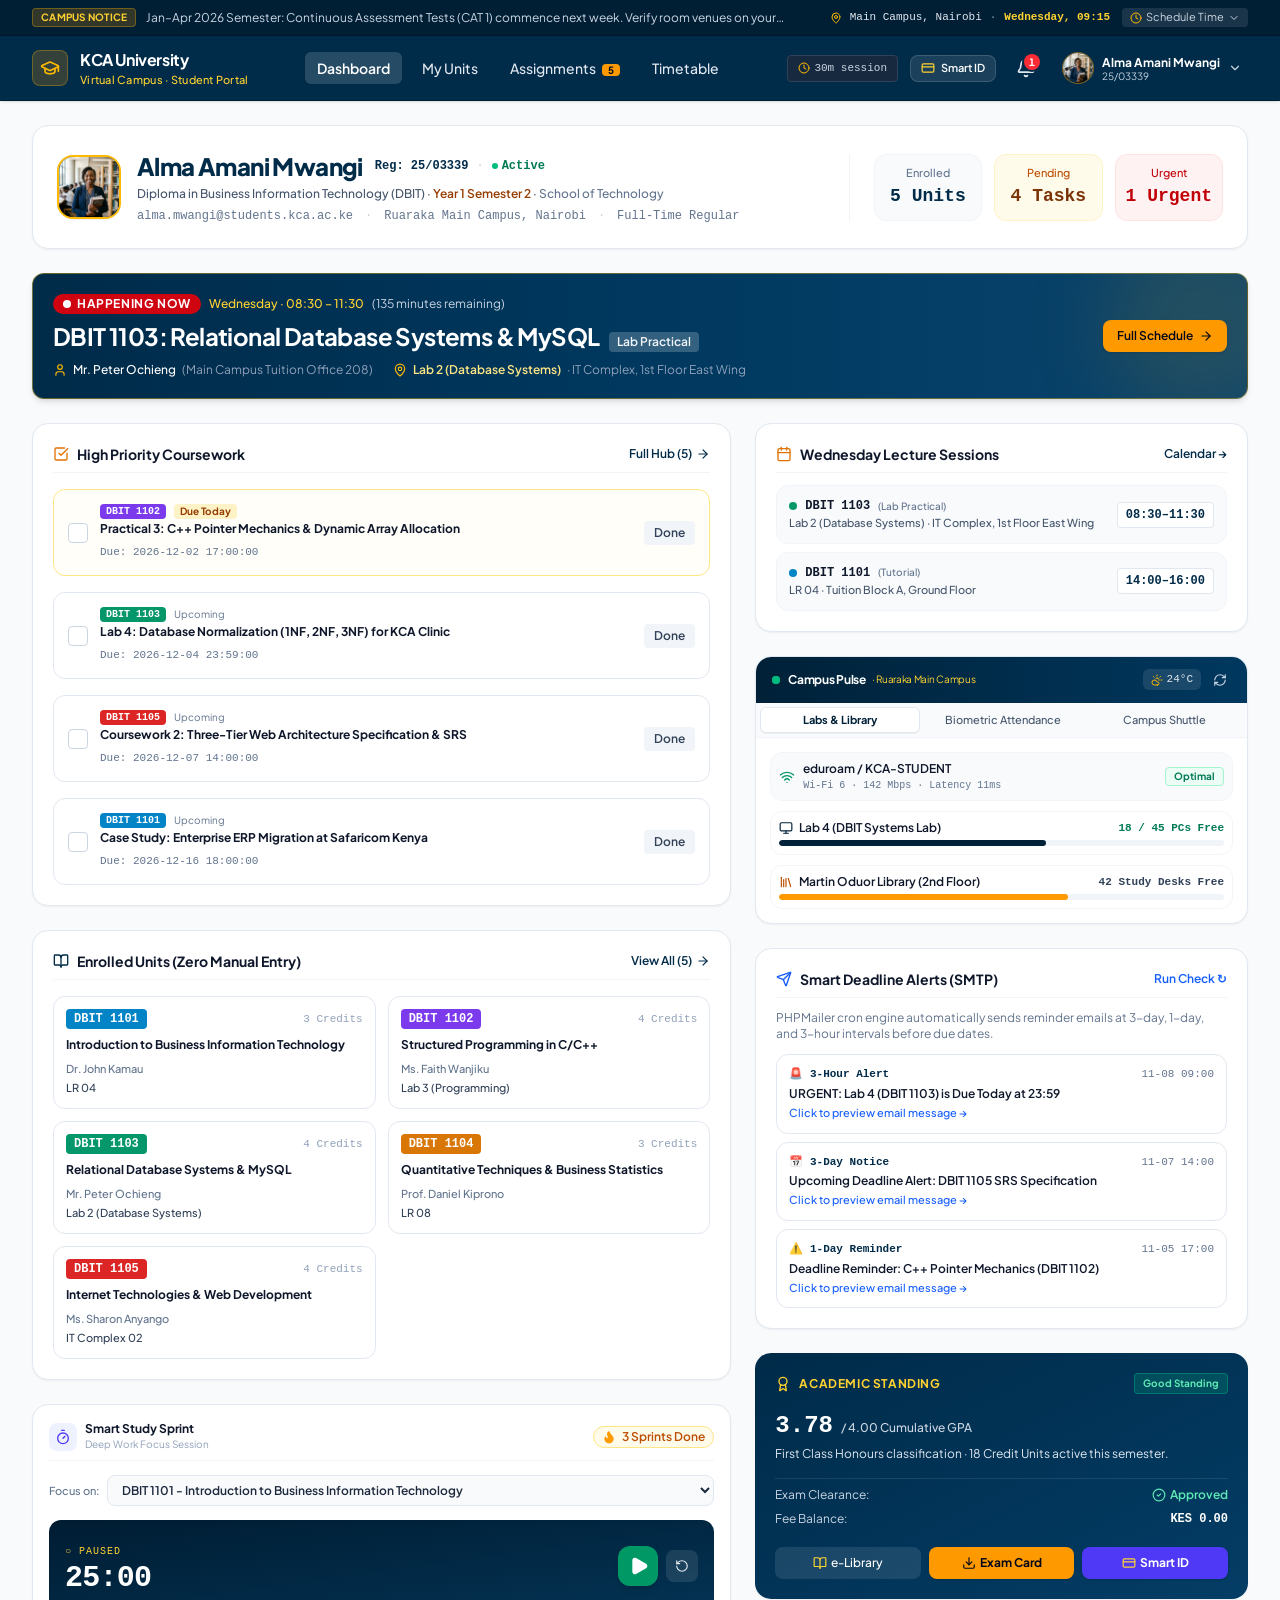
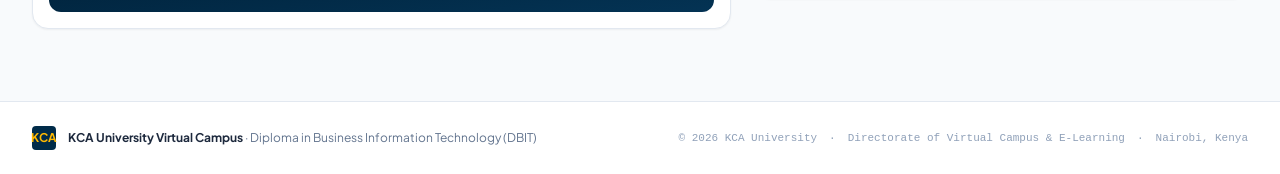
<file: index.html>
<!doctype html>
<html lang="en">
  <head>
    <meta charset="UTF-8" />
    <meta name="viewport" content="width=device-width, initial-scale=1.0" />
    <title>KCA University - Student Academic Dashboard</title>
    <meta name="description" content="Centralized Academic Dashboard for KCA University students (DBIT). Zero manual entry, urgency-sorted assignments, interactive timetable, and smart notifications." />
    <meta property="og:title" content="KCA University - Student Academic Dashboard" />
    <meta property="og:description" content="Centralized Academic Dashboard for KCA University students (DBIT). Zero manual entry, urgency-sorted assignments, interactive timetable, and smart notifications." />
    <meta property="og:type" content="website" />
    <meta name="twitter:card" content="summary_large_image" />
    <link rel="preconnect" href="https://fonts.googleapis.com">
    <link rel="preconnect" href="https://fonts.gstatic.com" crossorigin>
    <link href="https://fonts.googleapis.com/css2?family=JetBrains+Mono:wght@400;500;600&family=Plus+Jakarta+Sans:wght@400;500;600;700;800&display=swap" rel="stylesheet">
    <script type="module" crossorigin src="./assets/index-CCQNQT3L.js"></script>
    <link rel="stylesheet" crossorigin href="./assets/index-zugCRSWF.css">
  </head>
  <body class="bg-slate-50 text-slate-900 antialiased selection:bg-amber-100 selection:text-amber-900 min-h-screen">
    <div id="root"></div>
  </body>
</html>
</file>
